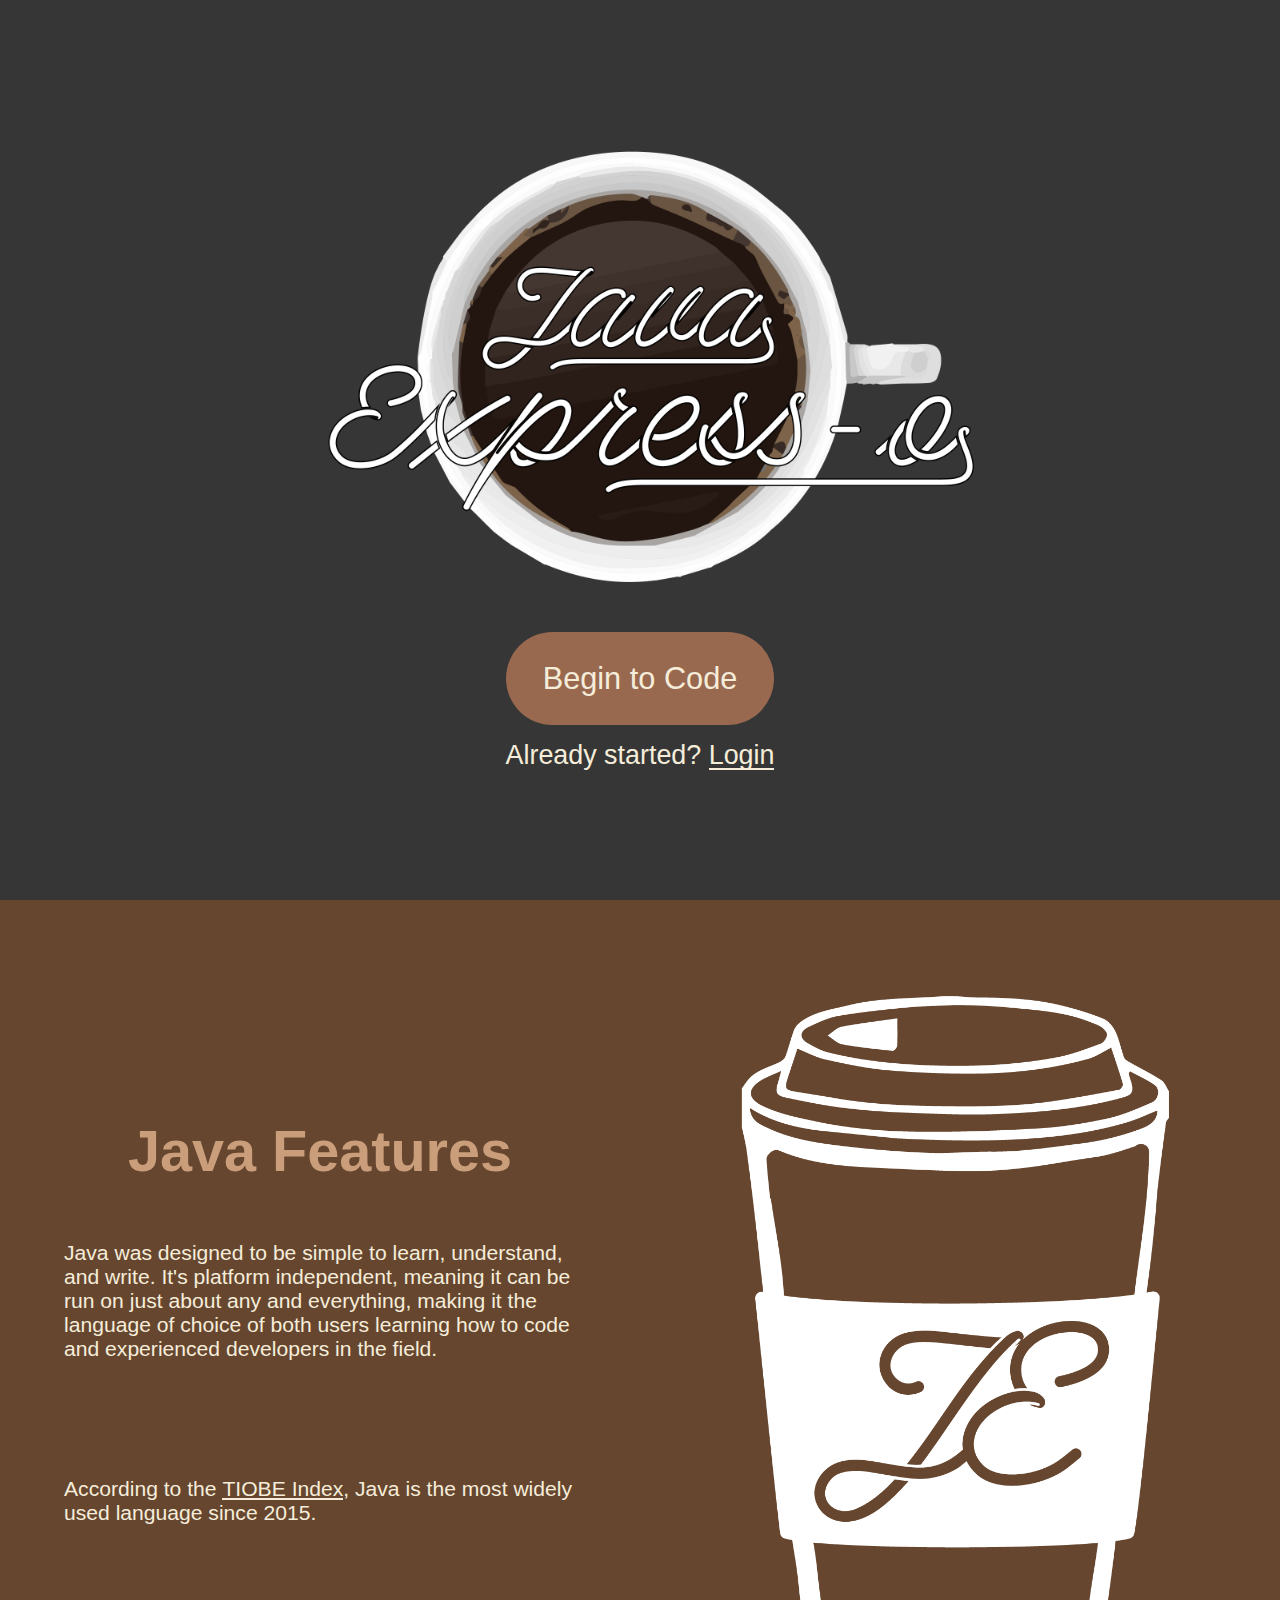
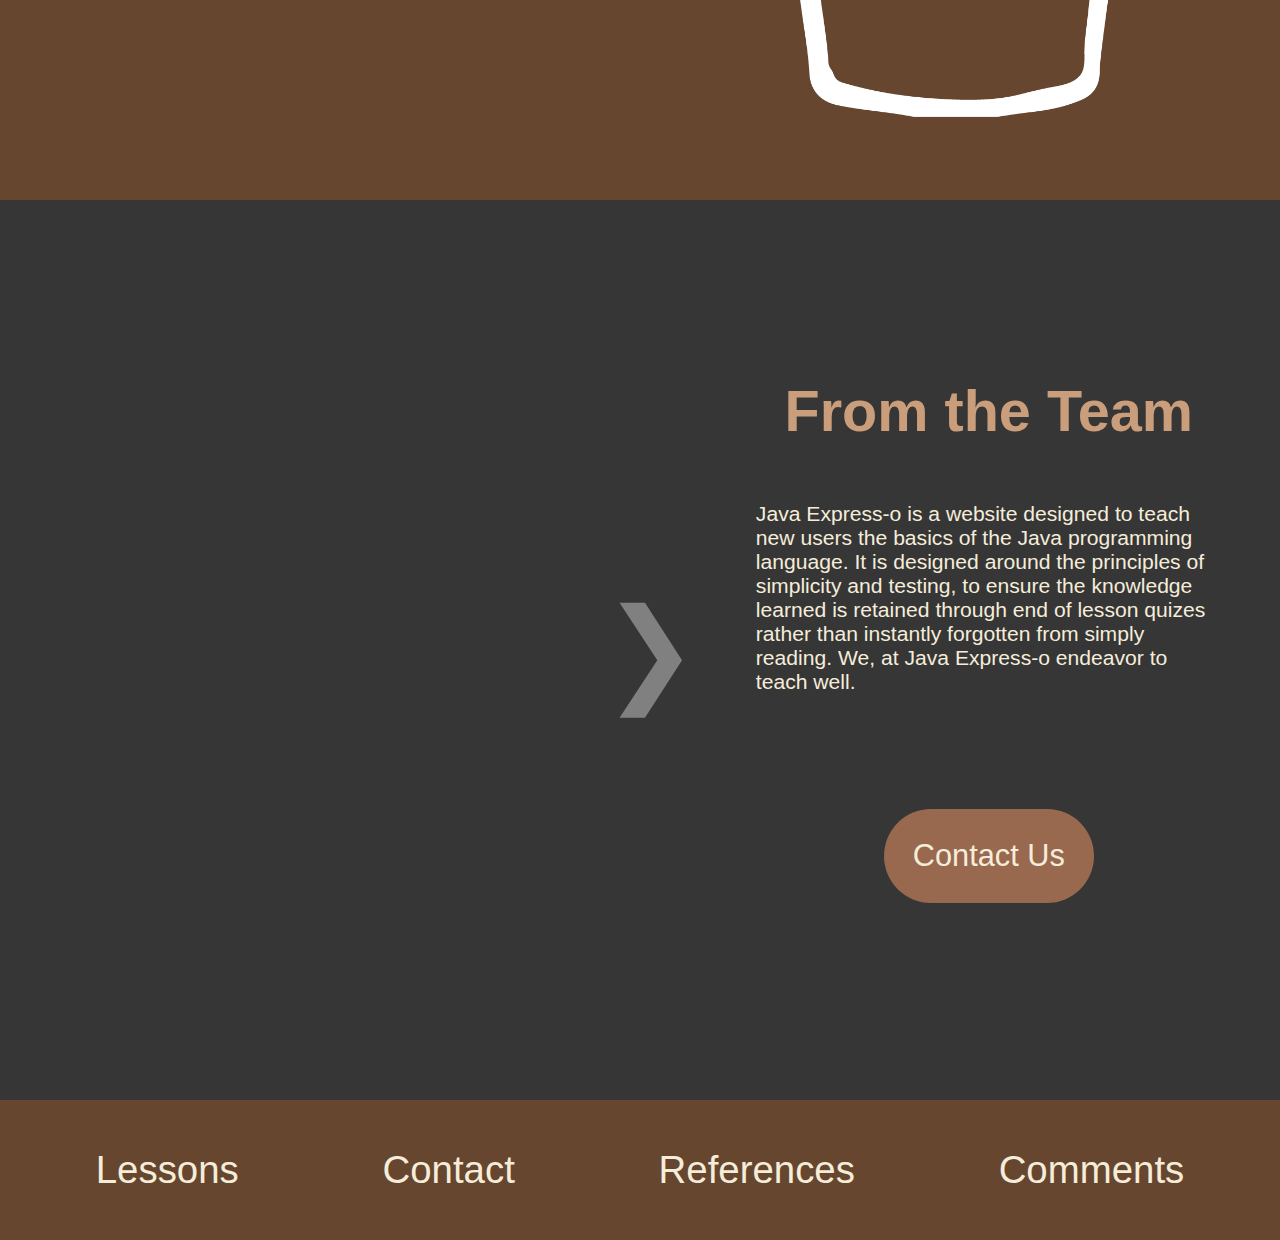
<file: index.html>
<!DOCTYPE html>
<html>

    <head>
        <meta charset="utf-8">
        <title>Java Express-o</title>
        <link rel="stylesheet" href="assets/css/styles.css">
        <link rel="icon" type="image/png" href="assets/images/favicon_brown.png">
    </head>

    <body>
      <div id="mobile_navigation">
        <div id="mobNav_content">
          <div id="topNav">
            <button class="button mobile_login">Login</button>
          </div>
          <div id="centerNav">
            <a class="navButton mobNavBut" href="#Lessons">Lessons</a>
            <a class="navButton mobNavBut" href="#contact">Contact</a>
            <a class="navButton mobNavBut" href="#preferences">Preferences</a>
          </div>
          <div id="bottomNav">
            <a class="navButton mobNavEnd" href="#settings">Settings</a>
          </div>
        </div>
      </div>

      <!--[landing page on page load]-->
      <div class="modular_block">
        <div id="landing_page">
          <div id="logo_image">
              <img src="assets/images/feature_logo.png"/>
            </div>
            <div id="start">
              <button onclick="window.location.href = 'lesson1.php';" class="button start_button">
                Begin to Code
              </button>
              <button class="button ghost_button">
                Already started? <span onclick="window.location.href = 'login.php';" class="underline">Login</span>
              </button>
            </div>
        </div>
      </div>

      <!--[java features]-->
      <div class="modular_block">
        <div id="java_features">
            <div id="features_text">
              <h2>Java Features</h2>
              <p>
                Java was designed to be simple to learn, understand, and write.
                It's platform independent, meaning it can be run on just about
                any and everything, making it the language of choice of both users
                learning how to code and experienced developers in the field.
              </p>
              <p>
                According to the <span class="underline">TIOBE Index</span>,
                Java is the most widely used language since 2015.
              </p>
            </div>
            <div id="features_image">
              <img src="assets/images/white_mono.png"/>
            </div>
        </div>
      </div>

      <!--[About Us]-->
      <div class="modular_block">
        <div id="from_the_team">
          <div id="slideshow_container">
            <!--[Prev button]-->
            <a class="prev" onclick="plusSlides(-1)">&#10094;</a>
            <div id="team_slideshow">
              <div class="slides fade">
                <img src="assets/images/test_image_1.jpg"/>
              </div>
              <div class="slides fade">
                <img src="assets/images/test_image_2.jpg"/>
              </div>
            </div>
            <!--[Next button]-->
            <a class="next" onclick="plusSlides(1)">&#10095;</a>
          </div>
          <div id="team_text">
            <h2>From the Team</h2>
            <p>
                Java Express-o is a website designed to teach new
                users the basics of the Java programming language. It is
                designed around the principles of simplicity and testing, to
                ensure the knowledge learned is retained through end of lesson
                quizes rather than instantly forgotten from simply reading. We,
                at Java Express-o endeavor to teach well.
            </p>
            <button onclick="window.location.href = 'surveyJavaEx.PHP';" class="button contact_us">
              Contact Us
            </button>
          </div>
        </div>
      </div>

      <!--[Navigation Bar]-->
      <div class="modular_block_navBar">
        <div id="mainPage_navigation">
          <a class="navButton" href="lesson1.php">Lessons</a>
          <a class="navButton" href="surveyJavaEx.PHP">Contact</a>
          <a class="navButton" href="reference.php">References</a>
          <a class="navButton" href="survey.php">Comments</a>
        </div>
      </div>

      <script src="assets/js/script.js"></script>
    </body>
</html>
</file>
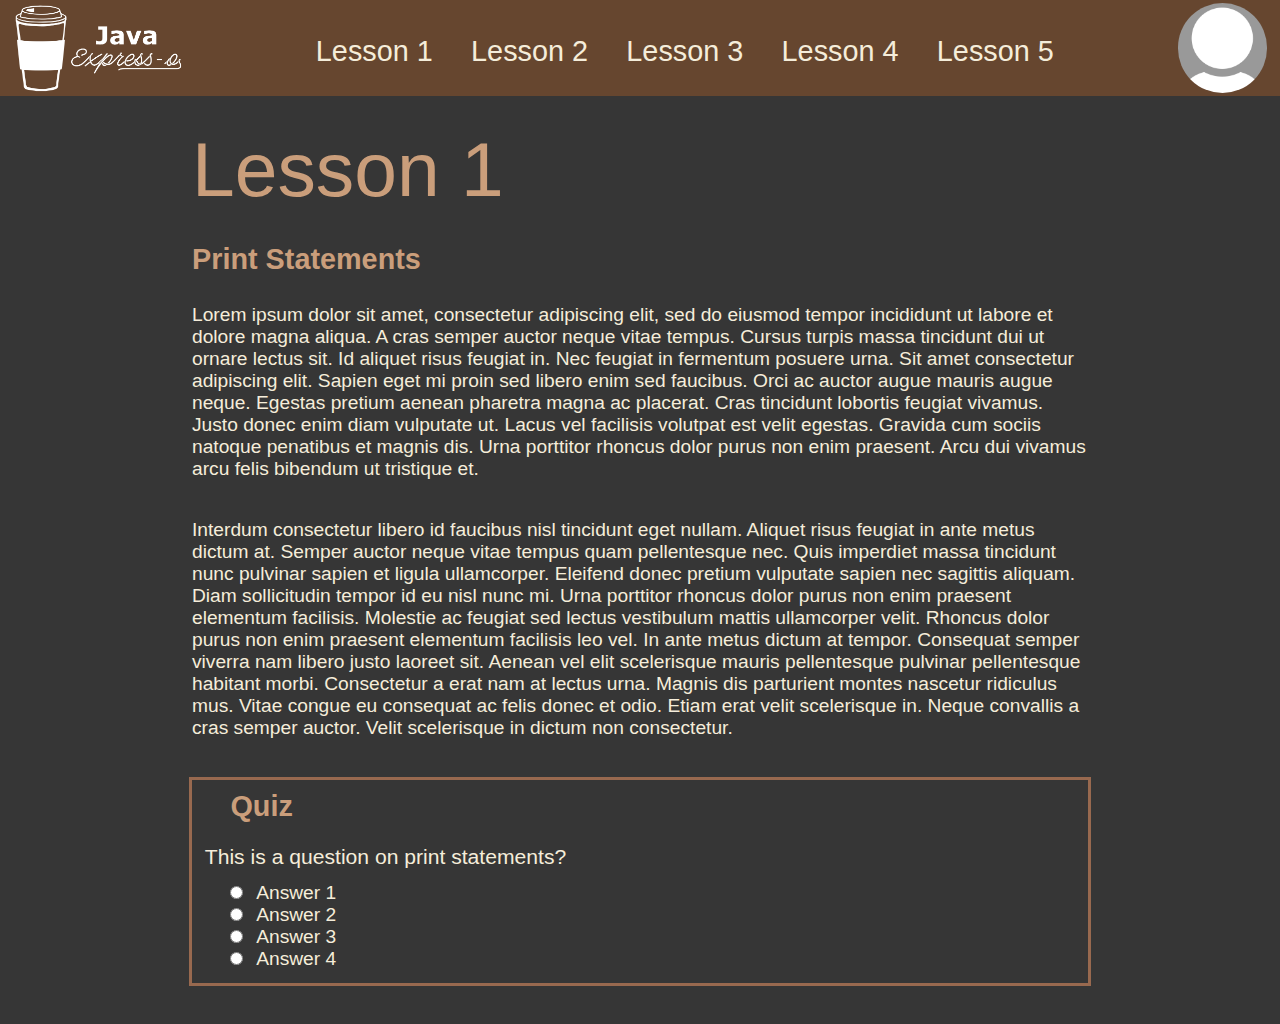
<file: lesson.html>
<!DOCTYPE html>
<html lang="en">
    <head>
        <meta charset="utf-8">
        <title>Java Express-o</title>
        <link rel="stylesheet" type="text/css" href="assets/css/styles.css">
    </head>
    <body>
        <div id="page">

            <nav id="navbar">
                <img id="icon" src="assets/images/white_horizontal.png" alt="Java Express-o" title="Java Express-o">
                <ul id="navigation">
                    <li><a class="navlink" href="#lesson1">Lesson 1</a></li>
                    <li><a href="#lesson2" class="navlink">Lesson 2</a></li>
                    <li><a href="#lesson3" class="navlink">Lesson 3</a></li>
                    <li><a href="#lesson4" class="navlink">Lesson 4</a></li>
                    <li><a href="#lesson5" class="navlink">Lesson 5</a></li>
                </ul>
                <div id="profile_cropper">
                    <a href="#profile"><img id="pfp" src="assets/images/pfp.jpg" alt="Profile" title="Profile"></a>
                </div>
            </nav>

            <div id="content">
                <h1 class="lesson_header">Lesson 1</h1>
                <h2 class="lesson_title">Print Statements</h2>
                <p class="lesson_content">Lorem ipsum dolor sit amet, consectetur adipiscing elit, sed do eiusmod tempor incididunt ut labore et dolore magna aliqua. A cras semper auctor neque vitae tempus. Cursus turpis massa tincidunt dui ut ornare lectus sit. Id aliquet risus feugiat in. Nec feugiat in fermentum posuere urna. Sit amet consectetur adipiscing elit. Sapien eget mi proin sed libero enim sed faucibus. Orci ac auctor augue mauris augue neque. Egestas pretium aenean pharetra magna ac placerat. Cras tincidunt lobortis feugiat vivamus. Justo donec enim diam vulputate ut. Lacus vel facilisis volutpat est velit egestas. Gravida cum sociis natoque penatibus et magnis dis. Urna porttitor rhoncus dolor purus non enim praesent. Arcu dui vivamus arcu felis bibendum ut tristique et.</p>

                <p class="lesson_content">Interdum consectetur libero id faucibus nisl tincidunt eget nullam. Aliquet risus feugiat in ante metus dictum at. Semper auctor neque vitae tempus quam pellentesque nec. Quis imperdiet massa tincidunt nunc pulvinar sapien et ligula ullamcorper. Eleifend donec pretium vulputate sapien nec sagittis aliquam. Diam sollicitudin tempor id eu nisl nunc mi. Urna porttitor rhoncus dolor purus non enim praesent elementum facilisis. Molestie ac feugiat sed lectus vestibulum mattis ullamcorper velit. Rhoncus dolor purus non enim praesent elementum facilisis leo vel. In ante metus dictum at tempor. Consequat semper viverra nam libero justo laoreet sit. Aenean vel elit scelerisque mauris pellentesque pulvinar pellentesque habitant morbi. Consectetur a erat nam at lectus urna. Magnis dis parturient montes nascetur ridiculus mus. Vitae congue eu consequat ac felis donec et odio. Etiam erat velit scelerisque in. Neque convallis a cras semper auctor. Velit scelerisque in dictum non consectetur.</p>
            </div>

            <div id="quiz">
                <!-- php include quiz-->
                <h2 id="quiz_title">Quiz</h2>
                <form>
                    <p class="question" id="q1">This is a question on print statements?</p>
                        <input class="radio" type="radio" name="a1" value="A" id="A"><label class="radio_label" for="A">Answer 1</label><br/>
                        <input class="radio" type="radio" name="a1" value="B" id="B"><label class="radio_label" for="B">Answer 2</label><br/>
                        <input class="radio" type="radio" name="a1" value="C" id="C"><label class="radio_label" for="C">Answer 3</label><br/>
                        <input class="radio" type="radio" name="a1" value="D" id="D"><label class="radio_label" for="D">Answer 4</label><br/>
                </form>
            </div>

        </div>
    </body>
</html>
</file>
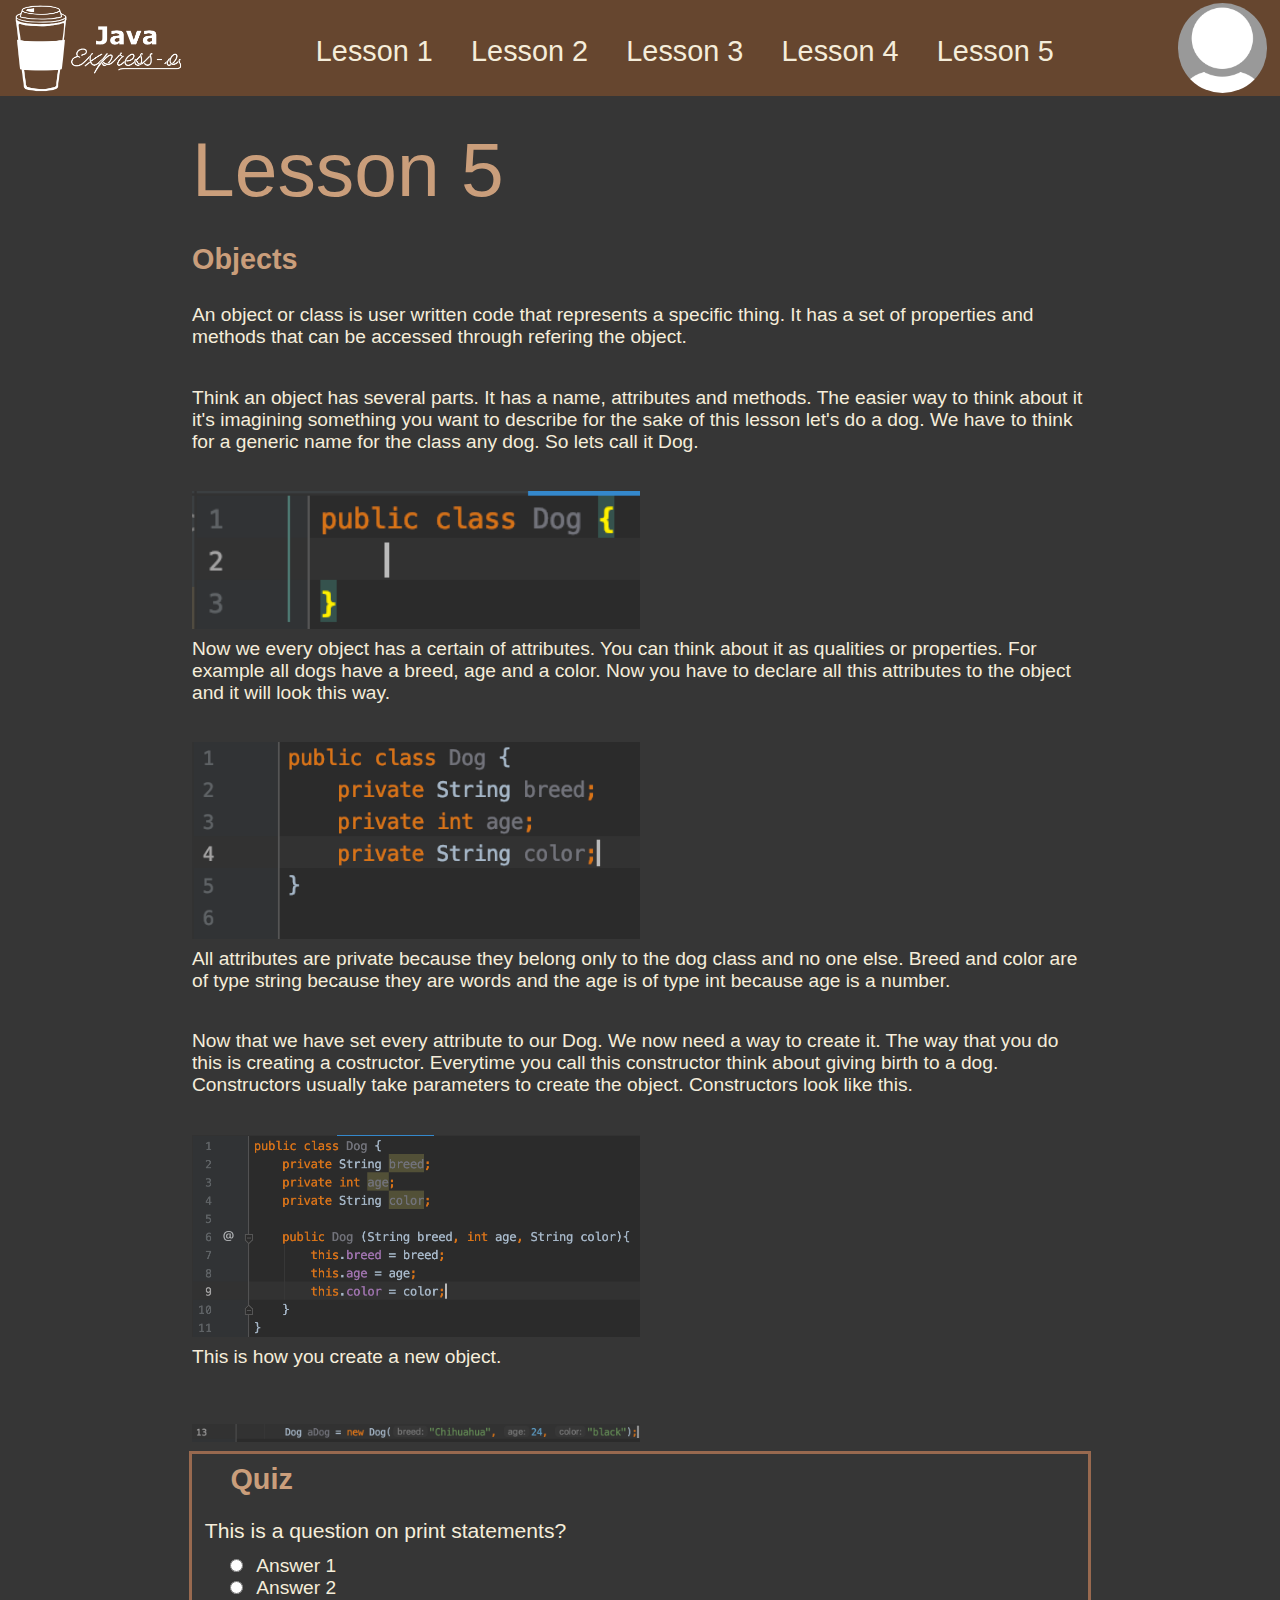
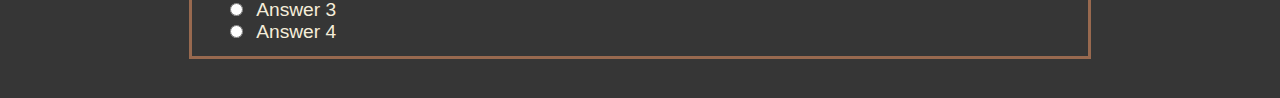
<file: lesson5.html>
<!DOCTYPE html>
<html lang="en">
    <head>
        <meta charset="utf-8">
        <title>Java Express-o</title>
        <link rel="stylesheet" type="text/css" href="assets/css/styles.css">
    </head>
    <body>
        <div id="page">

            <nav id="navbar">
                <img id="icon" src="assets/images/white_horizontal.png" alt="Java Express-o" title="Java Express-o">
                <ul id="navigation">
                    <li><a class="navlink" href="#lesson1">Lesson 1</a></li>
                    <li><a href="#lesson2" class="navlink">Lesson 2</a></li>
                    <li><a href="#lesson3" class="navlink">Lesson 3</a></li>
                    <li><a href="#lesson4" class="navlink">Lesson 4</a></li>
                    <li><a href="#lesson5" class="navlink">Lesson 5</a></li>
                </ul>
                <div id="profile_cropper">
                    <a href="#profile"><img id="pfp" src="assets/images/pfp.jpg" alt="Profile" title="Profile"></a>
                </div>
            </nav>

            <div id="content">
                <h1 class="lesson_header">Lesson 5</h1>
                <h2 class="lesson_title">Objects</h2>
                <p class="lesson_content">An object or class is user written code that represents a specific thing. It has a set of properties and methods that can
                be accessed through refering the object.</p>

                <p class="lesson_content">Think an object has several parts. It has a name, attributes and methods. The easier way to think about it it's imagining
                    something you want to describe for the sake of this lesson let's do a dog. We have to think for a generic name for the class any dog. So lets
                    call it Dog.
                </p>
                <img class="dog" src="assets/images/lesson5/classname.png" alt="classname">
                <p class="lesson_content">Now we every object has a certain of attributes. You can think about it as qualities or properties. For example all dogs
                    have a breed, age and a color. Now you have to declare all this attributes to the object and it will look this way.
                </p>
                <img class="dog" src="assets/images/lesson5/attributes.png" alt="attributes">
                <p class="lesson_content">All attributes are private because they belong only to the dog class and no one else. Breed and color are of type string
                    because they are words and the age is of type int because age is a number.
                </p>
                <p class="lesson_content">
                    Now that we have set every attribute to our Dog. We now need a way to create it. The way that you do this is creating a costructor. Everytime you
                    call this constructor think about giving birth to a dog. Constructors usually take parameters to create the object. Constructors look like this.
                </p>
                <img class="dog" src="assets/images/lesson5/constructor.png" alt="constructor">
                <p class="lesson_content">
                    This is how you create a new object.
                </p>
                <img class="dog" src="assets/images/lesson5/creating.png" alt="creating">
            </div>

            <div id="quiz">
                <!-- php include quiz-->
                <h2 id="quiz_title">Quiz</h2>
                <form>
                    <p class="question" id="q1">This is a question on print statements?</p>
                        <input class="radio" type="radio" name="a1" value="A" id="A"><label class="radio_label" for="A">Answer 1</label><br/>
                        <input class="radio" type="radio" name="a1" value="B" id="B"><label class="radio_label" for="B">Answer 2</label><br/>
                        <input class="radio" type="radio" name="a1" value="C" id="C"><label class="radio_label" for="C">Answer 3</label><br/>
                        <input class="radio" type="radio" name="a1" value="D" id="D"><label class="radio_label" for="D">Answer 4</label><br/>
                </form>
            </div>

        </div>
    </body>
</html>
</file>
<file: assets/css/styles.css>
/* variable declarations */
:root {
  --burnt-coffee: #363636;
  --dark-coffee: #66462f;
  --medium-coffee: #98694f;
  --light-coffee: #CA9E7B;
  --blonde-coffee: #F5EDDA;
  --default-font-size: 3vw;
}

/* reset margin and padding */
* {
  margin: 0;
  padding: 0;
}

/* set every page to be in single column format */
body, html {
  align-items: center;
  background-color: var(--burnt-coffee);
  display: flex;
  flex-direction: column;
  font-family: Verdana, Geneva, sans-serif;
  scroll-snap-type: y mandatory;
}

.modular_block {
  height: 100vh;
  width: 100vw;
  display: flex;
  flex-direction: column;
  justify-content: center;
  scroll-snap-align: end;
}

/* landing page properties */
#landing_page {
  display: flex;
  flex-direction: column;
  align-items: center;
}

#logo_image {
  max-width: calc(20 * var(--default-font-size));
}
#logo_image img {
  width: 100%;
}

#start {
  display: flex;
  flex-direction: column;
}

.button {
  border: none;
  border-radius: 100px;
  padding: calc(.75 * var(--default-font-size));
  text-decoration: none;
  font-size: calc(.8 * var(--default-font-size));
  background-color: var(--medium-coffee);
  color: var(--blonde-coffee);
  cursor: pointer;
}

.start_button{
  margin-top: calc(-1 * var(--default-font-size))
}

.underline {
  border-bottom: 2px solid currentColor;
  display: inline-block;
  line-height: 0.90;
}

.ghost_button {
  border-radius: 0;
  padding: 0;
  font-size: calc(.7 * var(--default-font-size));
  background-color: transparent;
  color: var(--blonde-coffee);
  margin: 15px 0 calc(2 * var(--default-font-size)) 0;
}

/* java features properties*/
#java_features {
  background-color: var(--dark-coffee);
  display: flex;
  align-items: center;
  height: 100%;
}

h2 {
  font-weight: bold;
  color: var(--light-coffee);
  font-size: calc(1.5 * var(--default-font-size));
  padding: calc(1.5 * var(--default-font-size)) 40px;
  text-align: center;
}

p {
  font-size: calc(.55 * var(--default-font-size));
  color: var(--blonde-coffee);
  width: 80%;
  margin: 0 auto;
  margin-bottom: calc(3 * var(--default-font-size));
}

#features_image {
  min-width: 50vw;
  max-height: 90vh;
  display: flex;
  justify-content: center;
}

#features_image img {
  object-fit: contain;
  width: 100%;
  max-height: 65vw;
}

/* from the team properties */
#from_the_team {
  display: flex;
  align-items: center;
}

#slideshow_container {
  display: flex;
  align-items: center;
}

#team_slideshow {
  min-width: 50vw;
  align-self: center;
  clip-path: circle(25vw at 30%);
  object-fit: contain;
}

#team_slideshow img{
  width: 100%;
  object-fit: cover;
}

.slides {
  display: none;
  align-items: center;
  justify-content: center;
}

/* Fading animation */
.fade {
  -webkit-animation-name: fade;
  -webkit-animation-duration: 1.5s;
  animation-name: fade;
  animation-duration: 1.5s;
}

@-webkit-keyframes fade {
  from {opacity: .4}
  to {opacity: 1}
}

@keyframes fade {
  from {opacity: .4}
  to {opacity: 1}
}

.next {
  cursor: pointer;
  color: grey;
  font-size: calc(3 * var(--default-font-size));
  z-index: 1000;
  margin-left: calc(-1 * var(--default-font-size));
}

.next:hover, .prev:hover{
  color: var(--blonde-coffee);
  transition: color 1s;
}

.prev {
  display: none;
}

#team_text {
  display: flex;
  flex-direction: column;
  align-items: center;
  overflow: hidden;
}

.contact_us {
  margin-bottom: calc(2 * var(--default-font-size));
}

.modular_block_navBar {
  display: flex;
  flex-direction: column;
  justify-content: center;
  scroll-snap-align: end;
  width: 100vw;
}

/* main page navigation bar properties */
#mainPage_navigation {
  background-color: var(--dark-coffee);
  width: 100%;
  display: flex;
  justify-content: space-evenly;
  align-items: center;
}

.navButton {
  text-decoration: none;
  color: var(--blonde-coffee);
  margin: calc(1.25 * var(--default-font-size));
  font-size: calc(1 * var(--default-font-size));
  text-align: center;
}

#mobile_navigation {
  display: none;
  position: fixed;
  background-color: var(--dark-coffee);
  top: 0;
  right: 0;
  height: 100vh;
}

#mobNav_content {
  display: flex;
  flex-direction: column;
  align-items: center;
  justify-content: space-between;
  height: 100%;
}

#topNav {
  justify-content: flex-start;
}

#centerNav {
  display: flex;
  flex-direction: column;
  justify-content: center;
}

#bottomNav {
  justify-content: flex-end;
}

.mobile_login {
  background-color: var(--burnt-coffee);
  padding-left: calc(2 * var(--default-font-size));
  padding-right: calc(2 * var(--default-font-size));
}


/* START OF LESSON CSS */
/* START OF LESSON CSS */
/* START OF LESSON CSS */

/* wrapper for the body */
div#page {
    background-color: var(--burnt-coffee);
    font-family: Verdana, sans-serif;
    font-size: var(--default-font-size);
    color: var(--blonde-coffee);
    height: 100%;
}

/* navigaton */
nav#navbar {
    background-color: var(--dark-coffee);
    display: flex;
    justify-content: space-between;
    align-items: center;
    width: 100%;
}
ul#navigation {
    width: 70;
    display: flex;
}
li {
    list-style: none;
    /*width: calc(3.5 * var(--default-font-size));*/
    padding: 1.5vw;
}

.content_list {
  font-size: calc(.5 * var(--default-font-size));
}

a.navlink {
    text-decoration: none;
    color: var(--blonde-coffee);
    font-size: calc(.75 * var(--default-font-size));
    display: inline-block;
}

/* Jave Express-o logo (top-left) */
img#icon {
    width: calc(5 * var(--default-font-size));
}
/* profile picture (top-right) */
img#pfp {
    width: calc(2.5 * var(--default-font-size));
    display: inline-block;
    margin-left: -4%;
}
/* crop the pfp into a circle */
div#profile_cropper {
    position: relative;
    width: 7vw;
    height: 7vw;
    overflow: hidden;
    border-radius: 50%;
    margin-right: 1vw;
}

/* wrapper for the content of the lesson */
div#content {
    width: 70%;
    margin: auto;
}
/* lesson header */
h1.lesson_header {
    color: var(--light-coffee);
    font-weight: 100;
    font-size: calc(2 * var(--default-font-size));
    padding-top: calc(.75 * var(--default-font-size));
}
/* lesson title */
h2.lesson_title {
    font-weight: bold;
    color: var(--light-coffee);
    font-size: calc(.75 * var(--default-font-size));
    padding: calc(.75 * var(--default-font-size));
    padding-left: 0;
    text-align: left;
}
p.lesson_content {
    width: 100%;
    margin-bottom: var(--default-font-size);
    font-size: calc(.5 * var(--default-font-size));
}

/* wrapper for the quiz */
div#quiz {
    border: 3px var(--medium-coffee) solid;
    width: 70%;
    margin: auto;
    padding-bottom: 1vw;
    margin-bottom: 3vw;
    background-color: var(--burnt-coffee);
    font-size: calc(.5 * var(--default-font-size));
}
/* quiz title */
h2#quiz_title {
    color: var(--light-coffee);
    padding: calc(.25 * var(--default-font-size));
    padding-left: 3vw;
    text-align: left;
    font-size: calc(.75 * var(--default-font-size));
}
/* class for each question */
p.question {
    padding: 1vw;
    width: 100%;
    margin: 0;
}
/* radio buttons */
input.radio {
    margin-left: 3vw;
}
/* labels on the radios */
label.radio_label {
    padding-left: 1vw
}
/* submit button */
input#submit{
  padding: 1vw;
  margin: 1vw;
  font-size: calc(.5 * var(--default-font-size));
}

.dog {
    width: 50%;
    height: 30%;
}

/* START OF MEDIA QUERIES */
/* START OF MEDIA QUERIES */
/* START OF MEDIA QUERIES */

@media screen and (max-width: 700px) {

  #from_the_team {
    flex-direction: column;
    height: 100%;
    justify-content: center;
  }

  #slideshow_container {
    flex-direction: row;
    justify-content: space-around;
  }

  #team_slideshow {
    clip-path: circle(30vw at center);
  }

  h2 {
    font-size: calc(2.5 * var(--default-font-size));
  }

  p {
    font-size: calc(1 / (2 * var(--default-font-size)));
  }

  #java_features {
    flex-direction: column;
    justify-content: center;
  }

  .prev {
    display: initial;
    cursor: pointer;
    color: grey;
    font-size: calc(3 * var(--default-font-size));
    z-index: 1000;
  }

  .next {
    margin-left: 0;
  }

  #team_text {
    margin-top: calc(-3 * var(--default-font-size));
  }

    div#content {
    width: 90%;
  }

  div#quiz {
    width: 90%;
  }

  p.lesson_content {
    font-size: var(--default-font-size);
  }

  h1.lesson_header {
    font-size: calc(3 * var(--default-font-size));
  }

  h2.lesson_title {
    font-size: calc(1.5 * var(--default-font-size));
  }

  h2#quiz_title {
    font-size: calc(1.5 * var(--default-font-size));
  }

  p.question {
    font-size: var(--default-font-size);
  }

  label.radio_label {
    font-size: var(--default-font-size);
  }

    input#submit {
        font-size: var(--default-font-size);
    }
}

/* Login and Registration */
.loginAndRegistration {
  background-color: var(--dark-coffee);
  height: 100vh;
  width: 100vw;
  display: flex;
  flex-direction: column;
  align-items: center;
  justify-content: center;
}

.loginAndRegistration #logo_image, .loginAndRegistration #logo_image img {
  width: 70%;
  text-align: center;
}

.loginAndRegistration label b{
  color: var(--light-coffee);
}

.loginAndRegistration input{
  border: none;
  background-color: transparent;
  font-size: var(--default-font-size);
  color: var(--blonde-coffee);
}

.loginAndRegistration ::placeholder {
  color: var(--blonde-coffee);
}

.loginAndRegistration input[type="submit"]{
  border: none;
  border-radius: 100px;
  padding: calc(.5 * var(--default-font-size));
  text-decoration: none;
  font-size: calc(.5 * var(--default-font-size));
  background-color: var(--blonde-coffee);
  color: var(--medium-coffee);
  cursor: pointer;
  width: 100%;
}

.references-table {
  display: flex;
  flex-direction: column;
  align-items: center;
}

.flex-container, .flex-container-table {
  display: flex;
  flex-direction: column;
  align-items: center;
}

.flex-container-table th, .flex-container-table td {
  font-size: calc(.5 * var(--default-font-size));
}

#footer {
  font-size: calc(.25 * var(--default-font-size));
}
</file>
